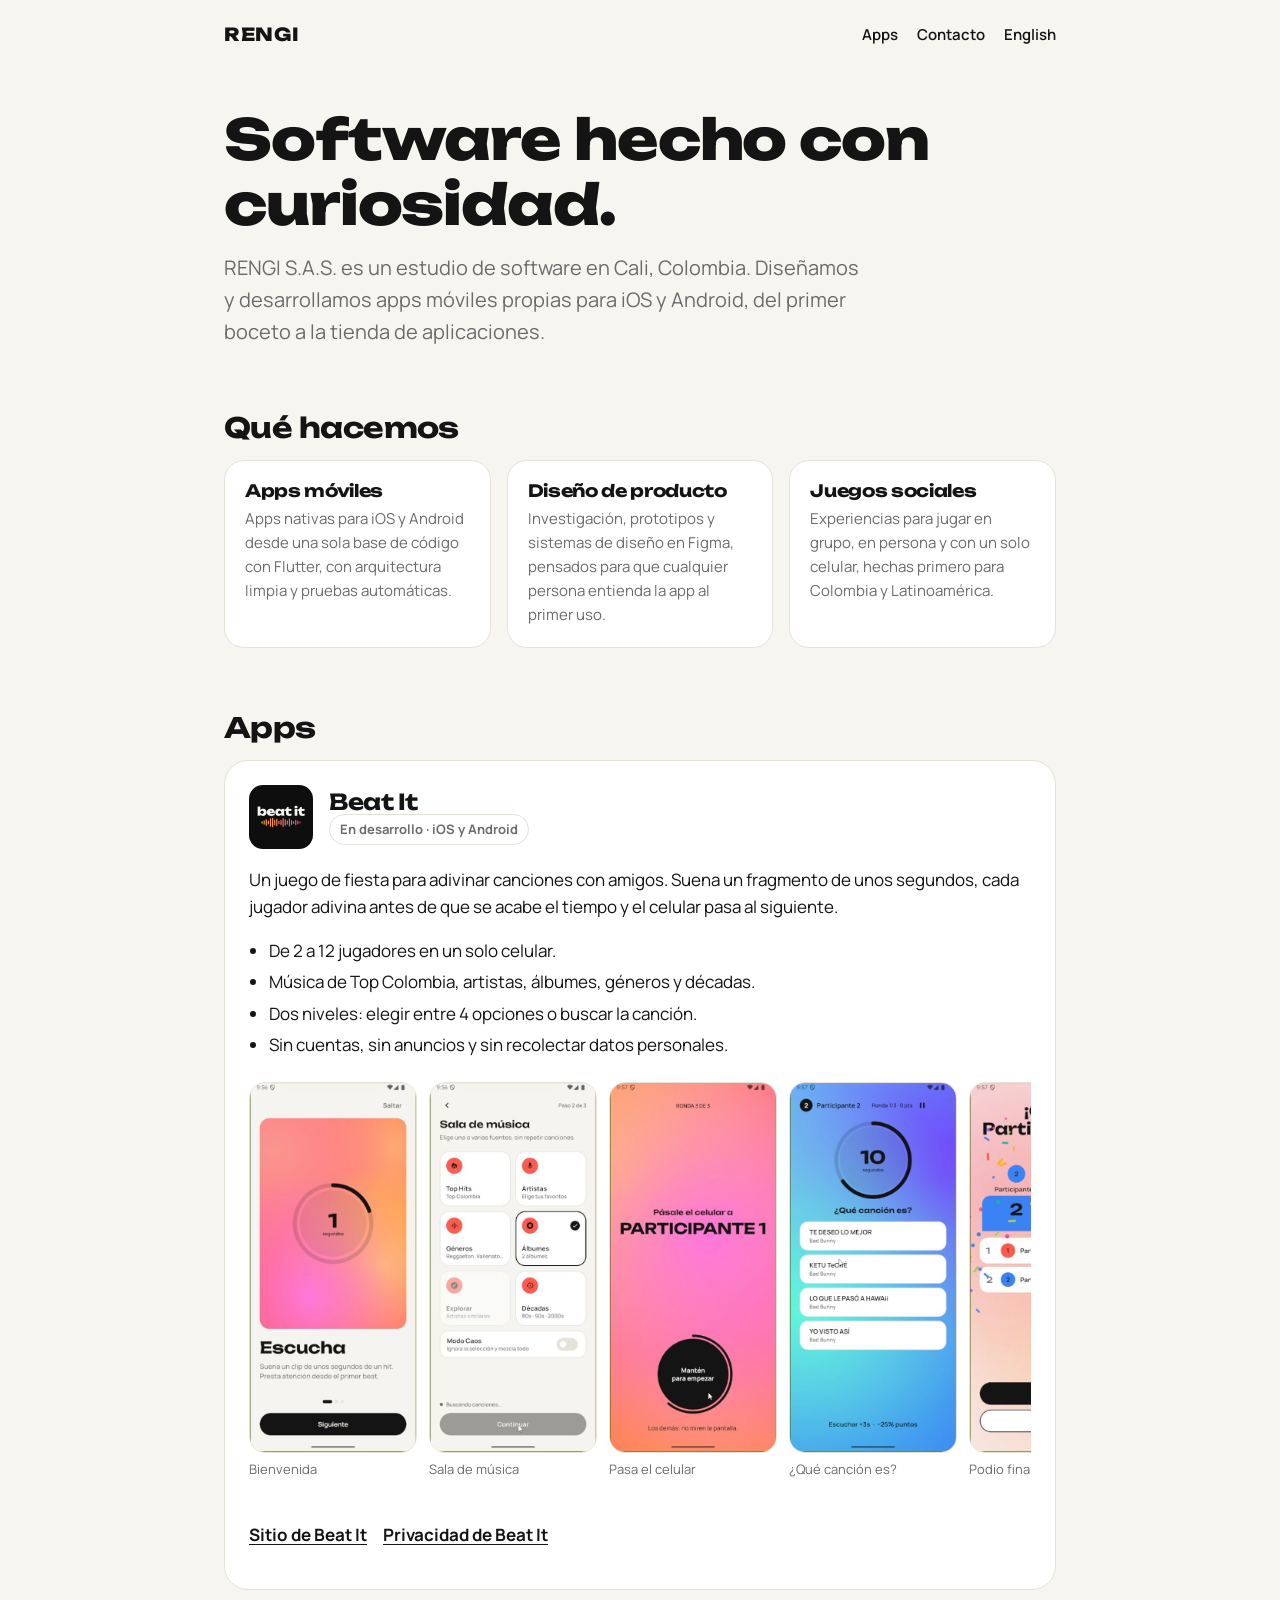
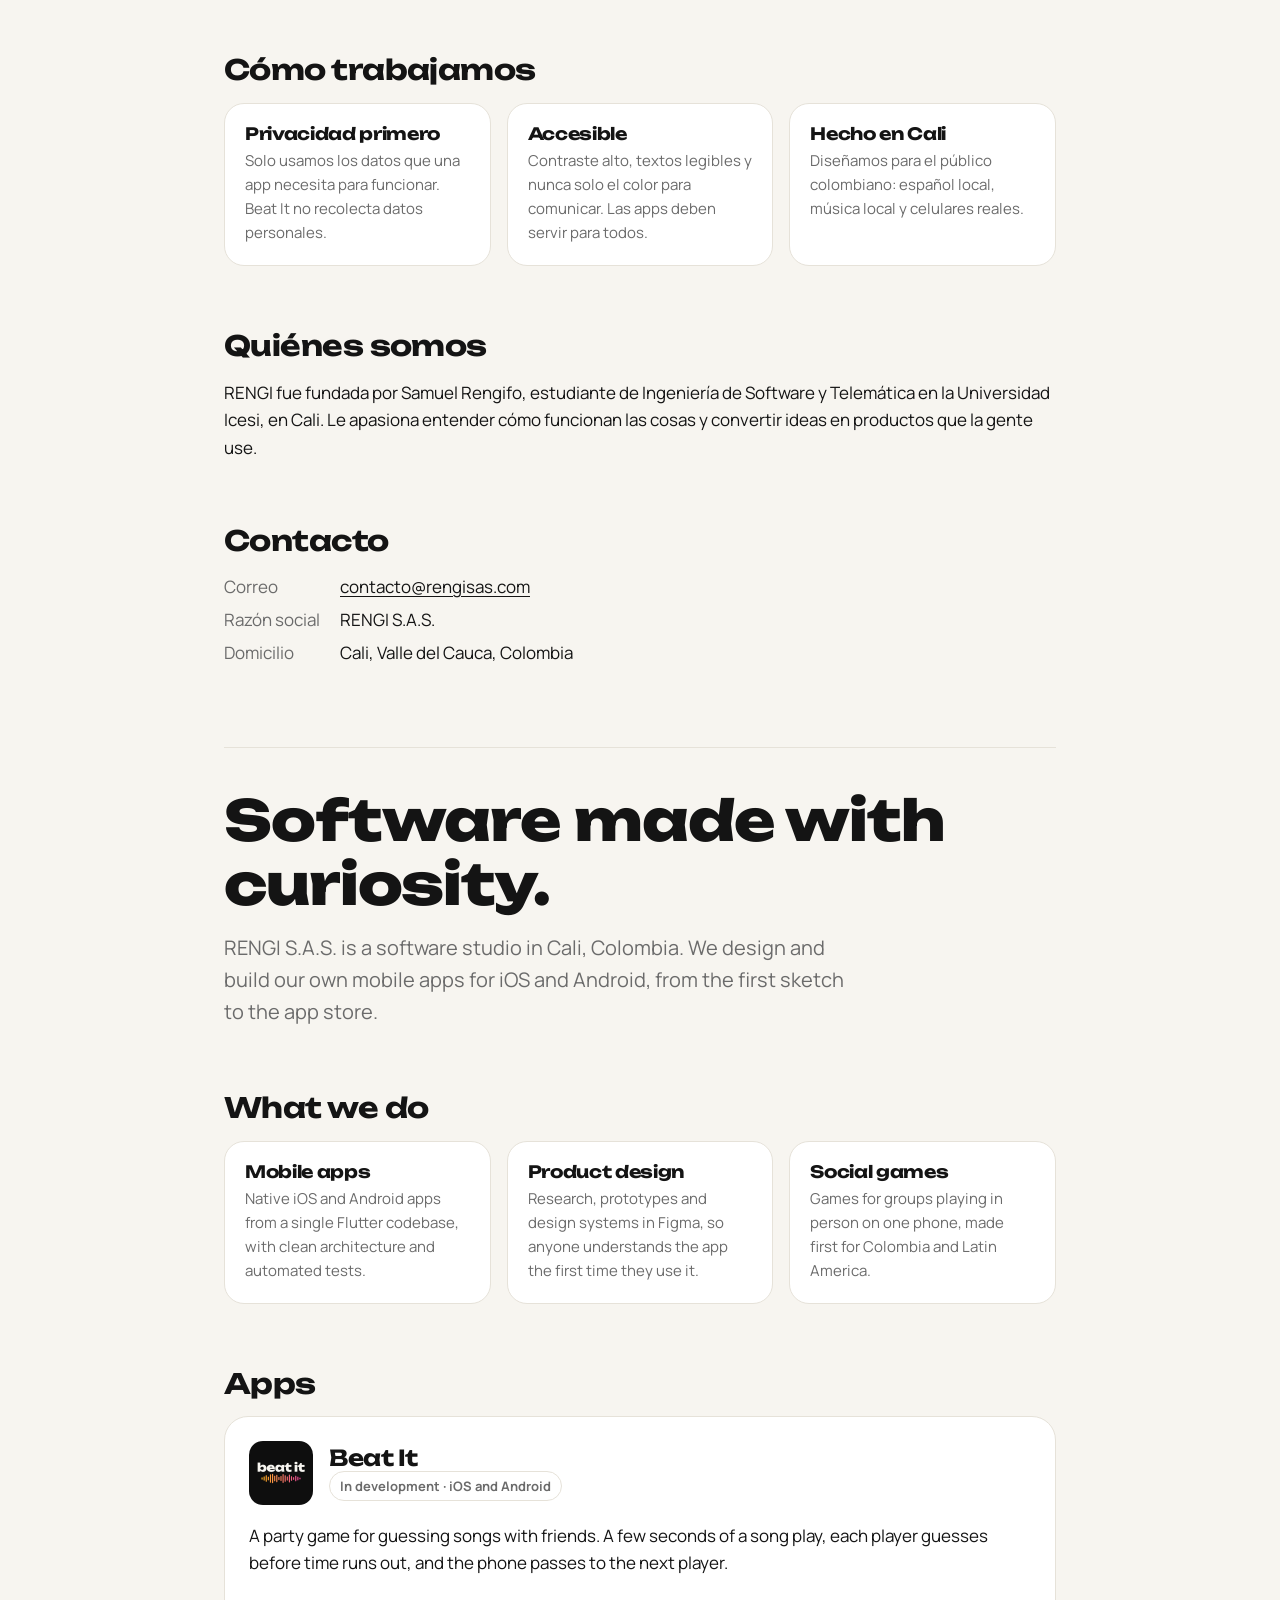
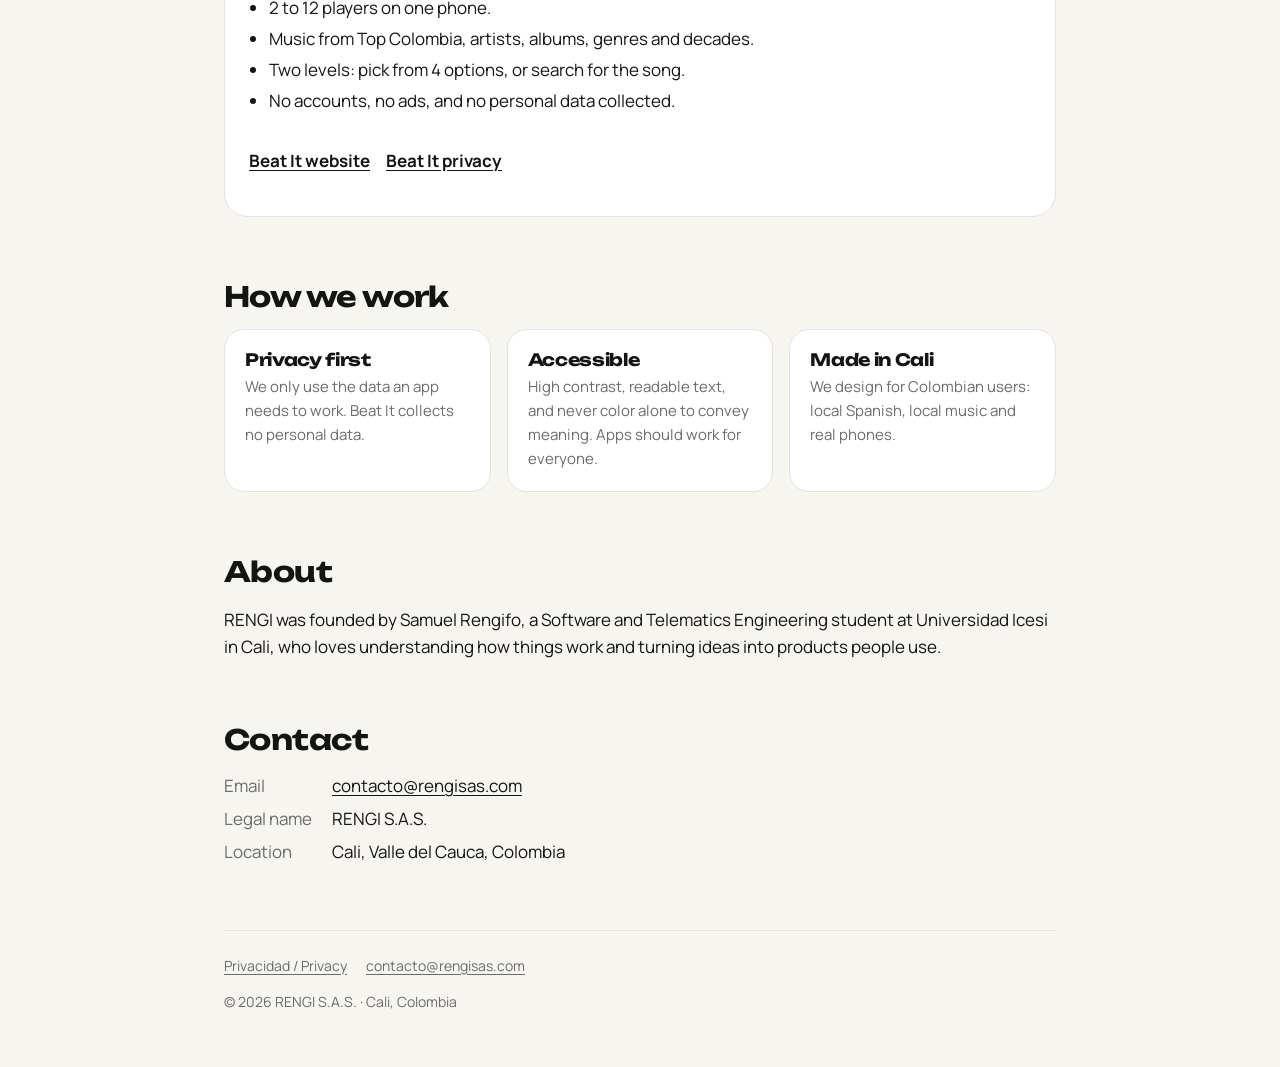
<file: index.html>
<!doctype html>
<html lang="es">
<head>
  <meta charset="utf-8">
  <meta name="viewport" content="width=device-width, initial-scale=1">
  <title>RENGI S.A.S. · Estudio de software en Cali</title>
  <meta name="description" content="RENGI S.A.S. es un estudio de software en Cali, Colombia, que diseña y desarrolla apps móviles. Creadores de Beat It.">
  <link rel="icon" href="favicon.svg" type="image/svg+xml">
  <link rel="stylesheet" href="styles.css">
</head>
<body>
  <div class="wrap">
    <header class="top">
      <a class="brand" href="./">RENGI</a>
      <nav class="top">
        <a href="#apps">Apps</a>
        <a href="#contacto">Contacto</a>
        <a href="#en" lang="en">English</a>
      </nav>
    </header>

    <main>
      <!-- ===== Español ===== -->
      <h1>Software hecho con curiosidad.</h1>
      <p class="lead">RENGI S.A.S. es un estudio de software en Cali, Colombia. Diseñamos y desarrollamos apps móviles propias para iOS y Android, del primer boceto a la tienda de aplicaciones.</p>

      <h2>Qué hacemos</h2>
      <div class="grid">
        <div class="card">
          <h3>Apps móviles</h3>
          <p>Apps nativas para iOS y Android desde una sola base de código con Flutter, con arquitectura limpia y pruebas automáticas.</p>
        </div>
        <div class="card">
          <h3>Diseño de producto</h3>
          <p>Investigación, prototipos y sistemas de diseño en Figma, pensados para que cualquier persona entienda la app al primer uso.</p>
        </div>
        <div class="card">
          <h3>Juegos sociales</h3>
          <p>Experiencias para jugar en grupo, en persona y con un solo celular, hechas primero para Colombia y Latinoamérica.</p>
        </div>
      </div>

      <h2 id="apps">Apps</h2>
      <article class="project">
        <div class="project-head">
          <img src="beat-it-icon.png" alt="Ícono de Beat It">
          <div>
            <h3>Beat It</h3>
            <span class="tag">En desarrollo · iOS y Android</span>
          </div>
        </div>
        <p>Un juego de fiesta para adivinar canciones con amigos. Suena un fragmento de unos segundos, cada jugador adivina antes de que se acabe el tiempo y el celular pasa al siguiente.</p>
        <ul>
          <li>De 2 a 12 jugadores en un solo celular.</li>
          <li>Música de Top Colombia, artistas, álbumes, géneros y décadas.</li>
          <li>Dos niveles: elegir entre 4 opciones o buscar la canción.</li>
          <li>Sin cuentas, sin anuncios y sin recolectar datos personales.</li>
        </ul>
        <ul class="shots" aria-label="Capturas de Beat It">
          <li><figure><img src="img/beatit-onboarding.jpg" alt="Pantalla de bienvenida" loading="lazy" width="431" height="959"><figcaption>Bienvenida</figcaption></figure></li>
          <li><figure><img src="img/beatit-sala-de-musica.jpg" alt="Sala de música" loading="lazy" width="431" height="959"><figcaption>Sala de música</figcaption></figure></li>
          <li><figure><img src="img/beatit-pasa-el-celular.jpg" alt="Pasa el celular" loading="lazy" width="431" height="959"><figcaption>Pasa el celular</figcaption></figure></li>
          <li><figure><img src="img/beatit-turno.jpg" alt="Turno con temporizador" loading="lazy" width="431" height="959"><figcaption>¿Qué canción es?</figcaption></figure></li>
          <li><figure><img src="img/beatit-podio.jpg" alt="Podio final" loading="lazy" width="431" height="959"><figcaption>Podio final</figcaption></figure></li>
        </ul>
        <p class="links"><a href="https://sjrengifo.github.io/beatit-site/">Sitio de Beat It</a><a href="https://sjrengifo.github.io/beatit-site/privacy.html">Privacidad de Beat It</a></p>
      </article>

      <h2>Cómo trabajamos</h2>
      <div class="grid">
        <div class="card">
          <h3>Privacidad primero</h3>
          <p>Solo usamos los datos que una app necesita para funcionar. Beat It no recolecta datos personales.</p>
        </div>
        <div class="card">
          <h3>Accesible</h3>
          <p>Contraste alto, textos legibles y nunca solo el color para comunicar. Las apps deben servir para todos.</p>
        </div>
        <div class="card">
          <h3>Hecho en Cali</h3>
          <p>Diseñamos para el público colombiano: español local, música local y celulares reales.</p>
        </div>
      </div>

      <h2>Quiénes somos</h2>
      <p>RENGI fue fundada por Samuel Rengifo, estudiante de Ingeniería de Software y Telemática en la Universidad Icesi, en Cali. Le apasiona entender cómo funcionan las cosas y convertir ideas en productos que la gente use.</p>

      <h2 id="contacto">Contacto</h2>
      <dl class="legal">
        <dt>Correo</dt><dd><a href="mailto:contacto@rengisas.com">contacto@rengisas.com</a></dd>
        <dt>Razón social</dt><dd>RENGI S.A.S.</dd>
        <dt>Domicilio</dt><dd>Cali, Valle del Cauca, Colombia</dd>
      </dl>

      <hr class="lang">

      <!-- ===== English ===== -->
      <div lang="en" id="en">
        <h1>Software made with curiosity.</h1>
        <p class="lead">RENGI S.A.S. is a software studio in Cali, Colombia. We design and build our own mobile apps for iOS and Android, from the first sketch to the app store.</p>

        <h2>What we do</h2>
        <div class="grid">
          <div class="card">
            <h3>Mobile apps</h3>
            <p>Native iOS and Android apps from a single Flutter codebase, with clean architecture and automated tests.</p>
          </div>
          <div class="card">
            <h3>Product design</h3>
            <p>Research, prototypes and design systems in Figma, so anyone understands the app the first time they use it.</p>
          </div>
          <div class="card">
            <h3>Social games</h3>
            <p>Games for groups playing in person on one phone, made first for Colombia and Latin America.</p>
          </div>
        </div>

        <h2>Apps</h2>
        <article class="project">
          <div class="project-head">
            <img src="beat-it-icon.png" alt="Beat It icon">
            <div>
              <h3>Beat It</h3>
              <span class="tag">In development · iOS and Android</span>
            </div>
          </div>
          <p>A party game for guessing songs with friends. A few seconds of a song play, each player guesses before time runs out, and the phone passes to the next player.</p>
          <ul>
            <li>2 to 12 players on one phone.</li>
            <li>Music from Top Colombia, artists, albums, genres and decades.</li>
            <li>Two levels: pick from 4 options, or search for the song.</li>
            <li>No accounts, no ads, and no personal data collected.</li>
          </ul>
          <p class="links"><a href="https://sjrengifo.github.io/beatit-site/#en">Beat It website</a><a href="https://sjrengifo.github.io/beatit-site/privacy.html#en">Beat It privacy</a></p>
        </article>

        <h2>How we work</h2>
        <div class="grid">
          <div class="card">
            <h3>Privacy first</h3>
            <p>We only use the data an app needs to work. Beat It collects no personal data.</p>
          </div>
          <div class="card">
            <h3>Accessible</h3>
            <p>High contrast, readable text, and never color alone to convey meaning. Apps should work for everyone.</p>
          </div>
          <div class="card">
            <h3>Made in Cali</h3>
            <p>We design for Colombian users: local Spanish, local music and real phones.</p>
          </div>
        </div>

        <h2>About</h2>
        <p>RENGI was founded by Samuel Rengifo, a Software and Telematics Engineering student at Universidad Icesi in Cali, who loves understanding how things work and turning ideas into products people use.</p>

        <h2>Contact</h2>
        <dl class="legal">
          <dt>Email</dt><dd><a href="mailto:contacto@rengisas.com">contacto@rengisas.com</a></dd>
          <dt>Legal name</dt><dd>RENGI S.A.S.</dd>
          <dt>Location</dt><dd>Cali, Valle del Cauca, Colombia</dd>
        </dl>
      </div>
    </main>

    <footer>
      <a href="privacidad.html">Privacidad / Privacy</a>
      <a href="mailto:contacto@rengisas.com">contacto@rengisas.com</a>
      <p>© 2026 RENGI S.A.S. · Cali, Colombia</p>
    </footer>
  </div>
</body>
</html>
</file>
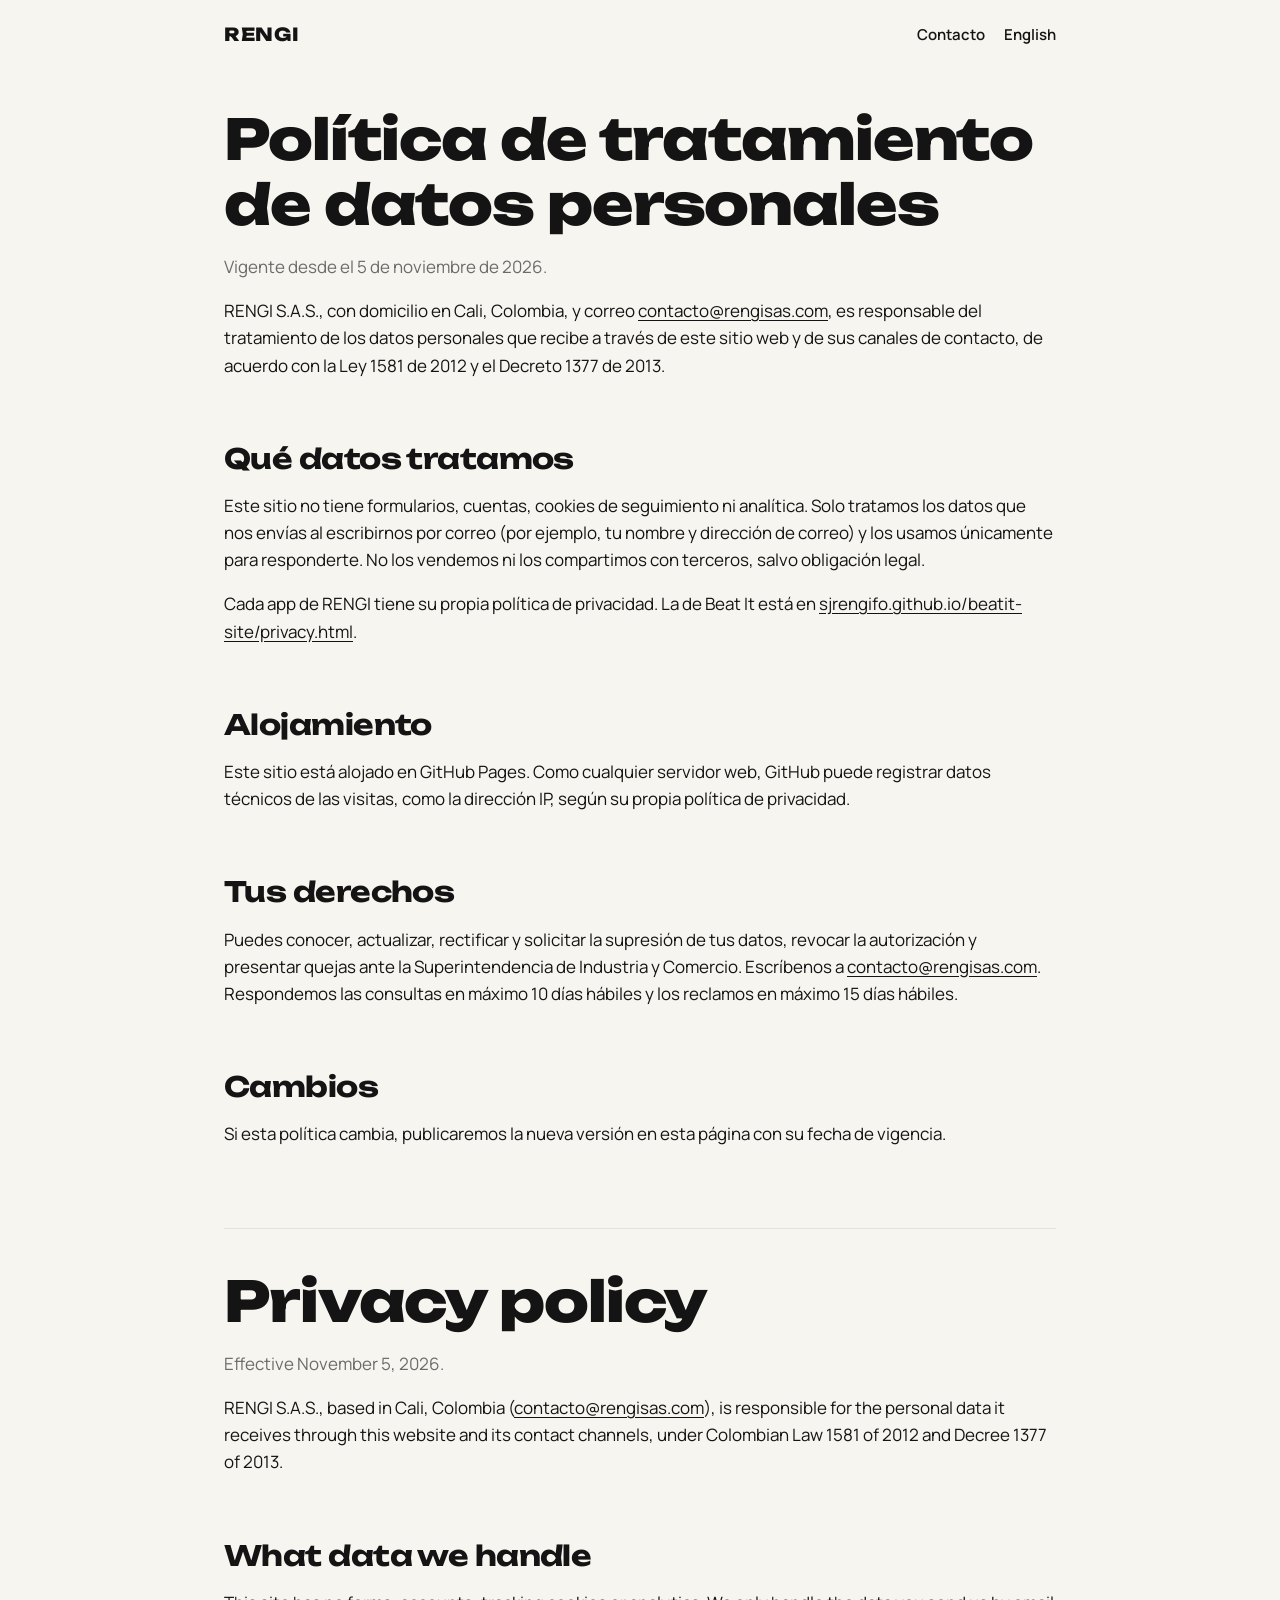
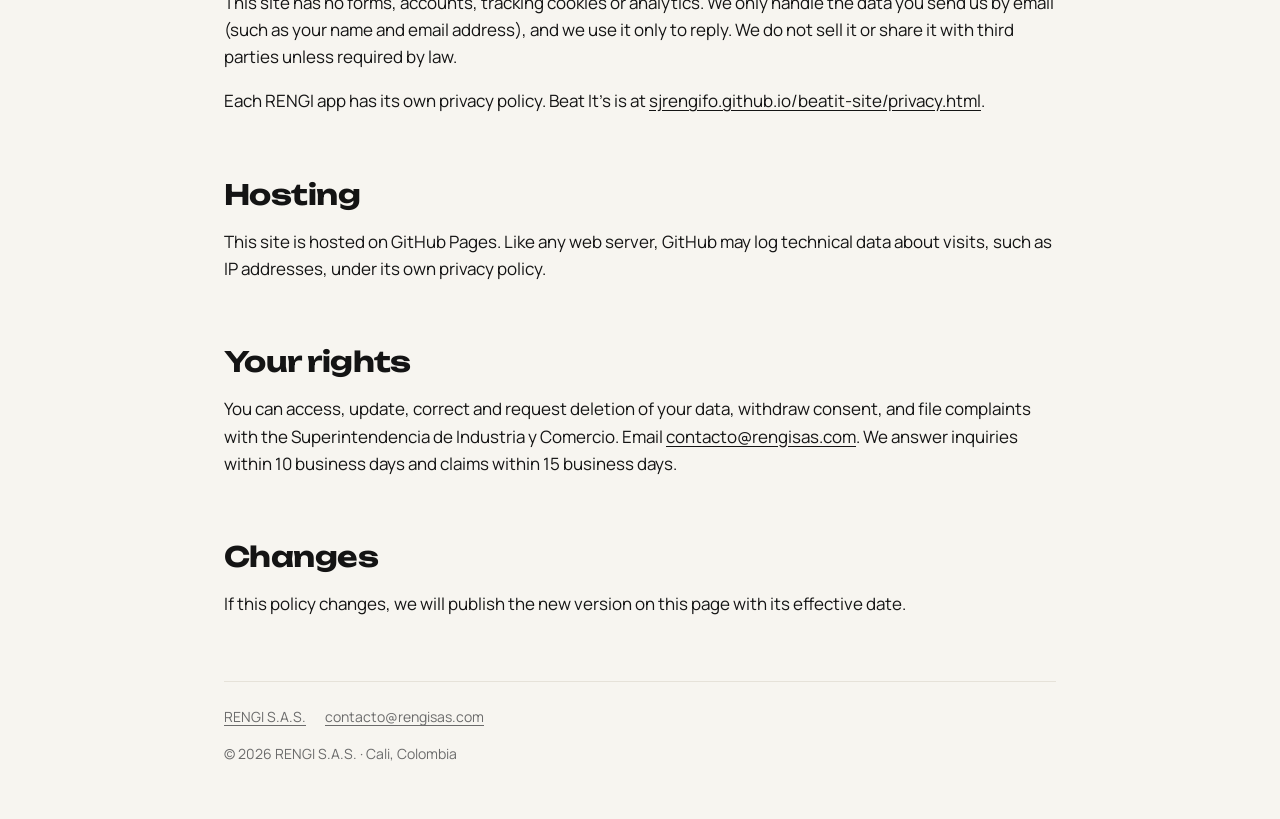
<file: privacidad.html>
<!doctype html>
<html lang="es">
<head>
  <meta charset="utf-8">
  <meta name="viewport" content="width=device-width, initial-scale=1">
  <title>Privacidad · RENGI S.A.S.</title>
  <meta name="description" content="Política de tratamiento de datos personales de RENGI S.A.S.">
  <link rel="icon" href="favicon.svg" type="image/svg+xml">
  <link rel="stylesheet" href="styles.css">
</head>
<body>
  <div class="wrap">
    <header class="top">
      <a class="brand" href="./">RENGI</a>
      <nav class="top">
        <a href="./#contacto">Contacto</a>
        <a href="#en" lang="en">English</a>
      </nav>
    </header>

    <main>
      <!-- ===== Español ===== -->
      <h1>Política de tratamiento de datos personales</h1>
      <p class="muted">Vigente desde el 5 de noviembre de 2026.</p>

      <p>RENGI S.A.S., con domicilio en Cali, Colombia, y correo <a href="mailto:contacto@rengisas.com">contacto@rengisas.com</a>, es responsable del tratamiento de los datos personales que recibe a través de este sitio web y de sus canales de contacto, de acuerdo con la Ley 1581 de 2012 y el Decreto 1377 de 2013.</p>

      <h2>Qué datos tratamos</h2>
      <p>Este sitio no tiene formularios, cuentas, cookies de seguimiento ni analítica. Solo tratamos los datos que nos envías al escribirnos por correo (por ejemplo, tu nombre y dirección de correo) y los usamos únicamente para responderte. No los vendemos ni los compartimos con terceros, salvo obligación legal.</p>
      <p>Cada app de RENGI tiene su propia política de privacidad. La de Beat It está en <a href="https://sjrengifo.github.io/beatit-site/privacy.html">sjrengifo.github.io/beatit-site/privacy.html</a>.</p>

      <h2>Alojamiento</h2>
      <p>Este sitio está alojado en GitHub Pages. Como cualquier servidor web, GitHub puede registrar datos técnicos de las visitas, como la dirección IP, según su propia política de privacidad.</p>

      <h2>Tus derechos</h2>
      <p>Puedes conocer, actualizar, rectificar y solicitar la supresión de tus datos, revocar la autorización y presentar quejas ante la Superintendencia de Industria y Comercio. Escríbenos a <a href="mailto:contacto@rengisas.com">contacto@rengisas.com</a>. Respondemos las consultas en máximo 10 días hábiles y los reclamos en máximo 15 días hábiles.</p>

      <h2>Cambios</h2>
      <p>Si esta política cambia, publicaremos la nueva versión en esta página con su fecha de vigencia.</p>

      <hr class="lang">

      <!-- ===== English ===== -->
      <div lang="en" id="en">
        <h1>Privacy policy</h1>
        <p class="muted">Effective November 5, 2026.</p>

        <p>RENGI S.A.S., based in Cali, Colombia (<a href="mailto:contacto@rengisas.com">contacto@rengisas.com</a>), is responsible for the personal data it receives through this website and its contact channels, under Colombian Law 1581 of 2012 and Decree 1377 of 2013.</p>

        <h2>What data we handle</h2>
        <p>This site has no forms, accounts, tracking cookies or analytics. We only handle the data you send us by email (such as your name and email address), and we use it only to reply. We do not sell it or share it with third parties unless required by law.</p>
        <p>Each RENGI app has its own privacy policy. Beat It's is at <a href="https://sjrengifo.github.io/beatit-site/privacy.html#en">sjrengifo.github.io/beatit-site/privacy.html</a>.</p>

        <h2>Hosting</h2>
        <p>This site is hosted on GitHub Pages. Like any web server, GitHub may log technical data about visits, such as IP addresses, under its own privacy policy.</p>

        <h2>Your rights</h2>
        <p>You can access, update, correct and request deletion of your data, withdraw consent, and file complaints with the Superintendencia de Industria y Comercio. Email <a href="mailto:contacto@rengisas.com">contacto@rengisas.com</a>. We answer inquiries within 10 business days and claims within 15 business days.</p>

        <h2>Changes</h2>
        <p>If this policy changes, we will publish the new version on this page with its effective date.</p>
      </div>
    </main>

    <footer>
      <a href="./">RENGI S.A.S.</a>
      <a href="mailto:contacto@rengisas.com">contacto@rengisas.com</a>
      <p>© 2026 RENGI S.A.S. · Cali, Colombia</p>
    </footer>
  </div>
</body>
</html>
</file>
<file: styles.css>
@font-face { font-family: "Unbounded"; src: url("fonts/Unbounded-Variable.ttf") format("truetype"); font-weight: 200 900; font-display: swap; }
@font-face { font-family: "Manrope"; src: url("fonts/Manrope-Variable.ttf") format("truetype"); font-weight: 200 800; font-display: swap; }

:root {
  --bg: #f7f5f0;
  --surface: #ffffff;
  --line: #e6e2d9;
  --ink: #141414;
  --ink-2: #6b6b6b;
  --gutter: 24px;
}
@media (prefers-color-scheme: dark) {
  :root { --bg: #0e0e0e; --surface: #1e1e1e; --line: #2a2a2a; --ink: #f7f5f0; --ink-2: #a8a59e; }
}

* { box-sizing: border-box; }
html { -webkit-text-size-adjust: 100%; scroll-behavior: smooth; }
body { margin: 0; background: var(--bg); color: var(--ink); font: 400 17px/1.6 "Manrope", system-ui, sans-serif; }
a { color: inherit; text-underline-offset: 3px; }
img { max-width: 100%; }
.wrap { max-width: 880px; margin: 0 auto; padding: 0 var(--gutter); }

header.top { display: flex; align-items: center; justify-content: space-between; gap: 16px; padding: 20px 0; }
.brand { font: 800 18px/1 "Unbounded", sans-serif; letter-spacing: 0.04em; text-decoration: none; white-space: nowrap; }
nav.top { white-space: nowrap; }
nav.top a { margin-left: 16px; font-weight: 600; font-size: 15px; text-decoration: none; }
nav.top a:hover { text-decoration: underline; }

h1, h2, h3 { font-family: "Unbounded", sans-serif; letter-spacing: -0.02em; line-height: 1.15; }
h1 { font-size: clamp(34px, 8vw, 56px); font-weight: 800; margin: 40px 0 16px; }
h2 { font-size: clamp(22px, 4vw, 28px); font-weight: 700; margin: 64px 0 16px; }
h3 { font-size: 17px; font-weight: 700; margin: 0 0 6px; }
.lead { font-size: 20px; color: var(--ink-2); margin: 0 0 8px; max-width: 640px; }
.muted { color: var(--ink-2); }

.grid { display: grid; grid-template-columns: repeat(auto-fit, minmax(220px, 1fr)); gap: 16px; }
.card { background: var(--surface); border: 1px solid var(--line); border-radius: 20px; padding: 20px; }
.card p { margin: 0; color: var(--ink-2); font-size: 15px; }

.project { background: var(--surface); border: 1px solid var(--line); border-radius: 24px; padding: 24px; }
.project-head { display: flex; gap: 16px; align-items: center; margin-bottom: 12px; }
.project-head img { width: 64px; height: 64px; border-radius: 14px; flex: none; }
.project-head h3 { font-size: 22px; margin: 0; }
.tag { display: inline-block; font-size: 13px; font-weight: 700; padding: 4px 10px; border-radius: 999px; border: 1px solid var(--line); color: var(--ink-2); }
.project ul:not(.shots) { margin: 12px 0 0; padding-left: 20px; }
.project li { margin: 4px 0; }

.shots { display: flex; gap: 12px; overflow-x: auto; scroll-snap-type: x mandatory; padding: 20px 0 8px; margin: 0; list-style: none; }
.shots li { flex: none; scroll-snap-align: start; margin: 0; }
.shots figure { margin: 0; }
.shots img { display: block; width: 168px; height: auto; border-radius: 16px; border: 1px solid var(--line); }
.shots figcaption { font-size: 13px; color: var(--ink-2); margin-top: 6px; }

.links a { display: inline-block; margin: 16px 16px 0 0; font-weight: 700; }

dl.legal { display: grid; grid-template-columns: max-content 1fr; gap: 6px 20px; margin: 0; }
dl.legal dt { color: var(--ink-2); }
dl.legal dd { margin: 0; }

hr.lang { border: 0; border-top: 1px solid var(--line); margin: 80px 0 0; }
footer { border-top: 1px solid var(--line); margin-top: 64px; padding: 24px 0 40px; font-size: 14px; color: var(--ink-2); }
footer a { margin-right: 16px; }

@media (max-width: 480px) {
  body { font-size: 16px; }
  nav.top a { margin-left: 10px; font-size: 13px; }
  .project { padding: 18px; }
  .shots img { width: 144px; }
  dl.legal { grid-template-columns: 1fr; gap: 0; }
  dl.legal dd { margin-bottom: 8px; }
}
</file>
